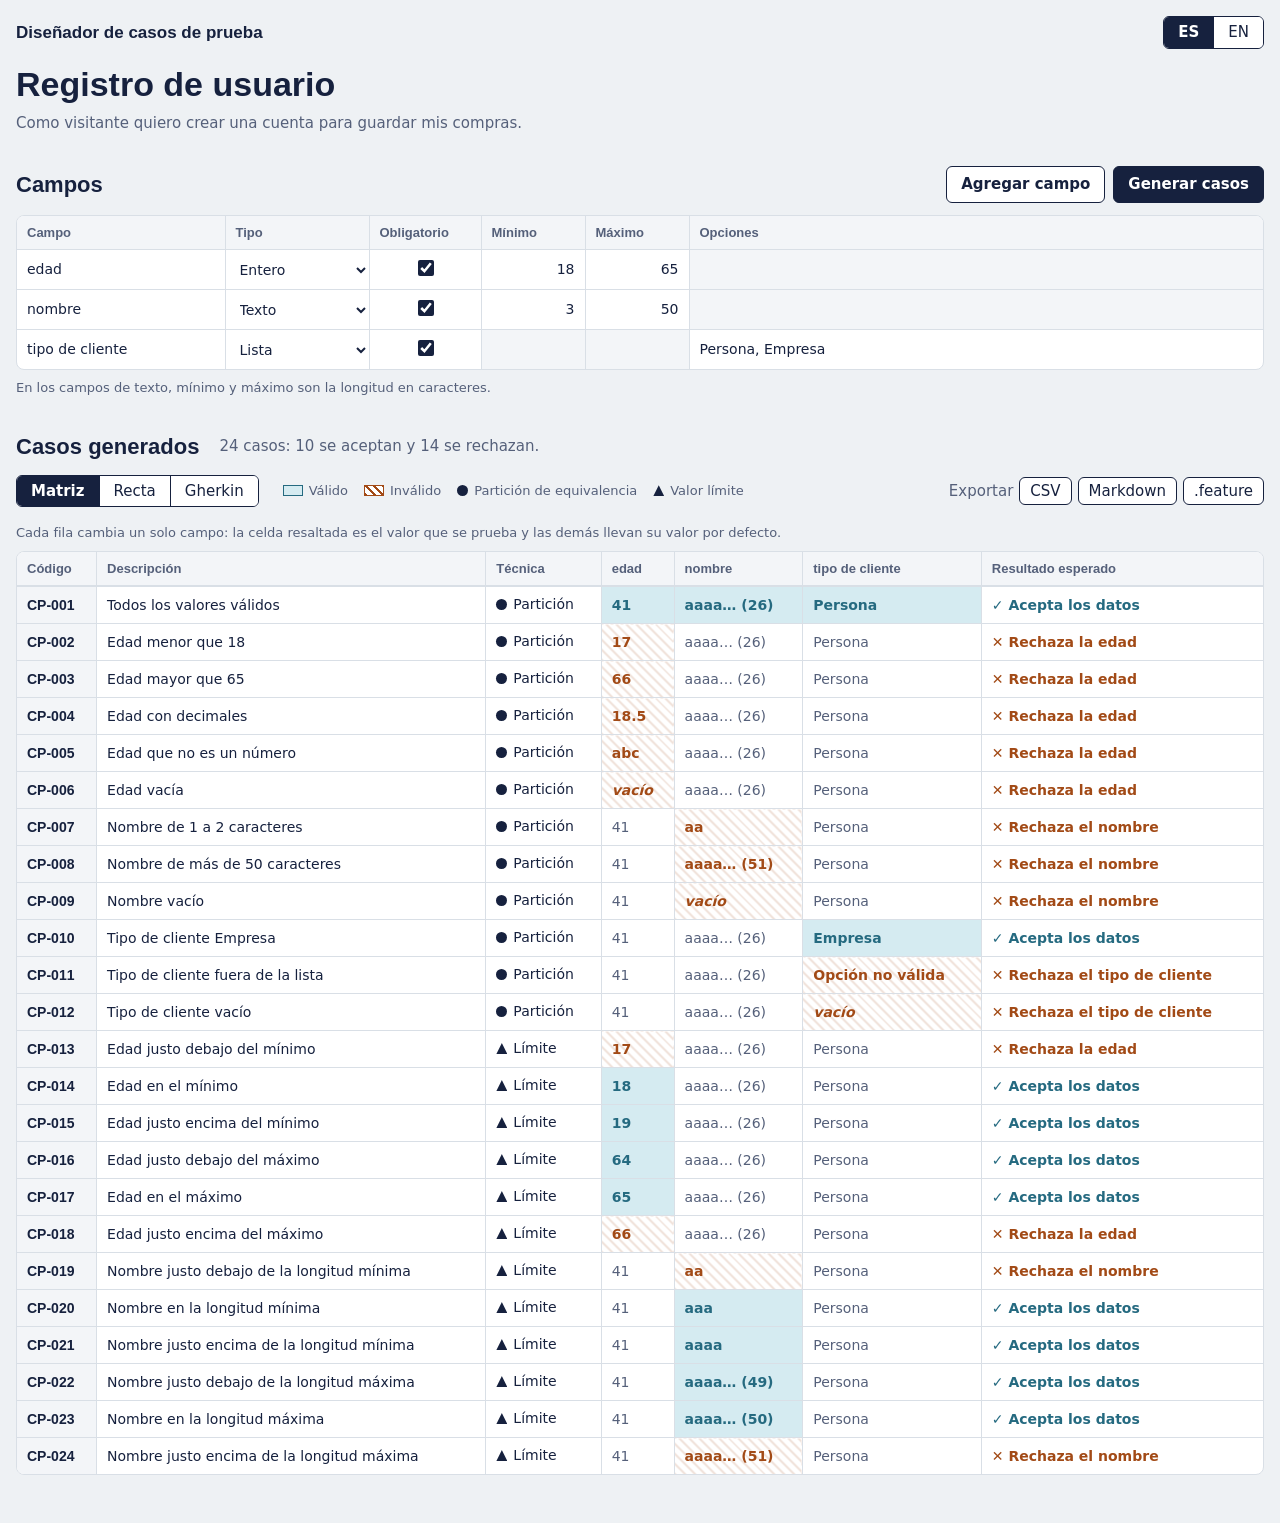
<file: docs/diseno/maqueta.html>
<!doctype html>
<html lang="es">
<head>
  <meta charset="utf-8">
  <meta name="viewport" content="width=device-width, initial-scale=1">
  <title>Maqueta del diseñador de casos de prueba</title>
  <style>
    :root {
      --fondo: #EEF1F4;
      --superficie: #FFFFFF;
      --borde: #D9DFE6;
      --cabecera: #F3F5F8;
      --tinta: #16213E;
      --tenue: #55607A;
      --valido: #256A80;
      --valido-fondo: #D5EBF1;
      --invalido: #A24A16;
      --invalido-trama: rgba(162, 74, 22, 0.16);
      --resalte: #F2B705;
      --resalte-fondo: #FFF5D1;
      --titulos: Bahnschrift, "DIN Alternate", "Roboto Condensed", "Arial Narrow", sans-serif;
      --texto: "Segoe UI", system-ui, -apple-system, Roboto, sans-serif;
      --codigo: "Cascadia Mono", Consolas, ui-monospace, monospace;
      --radio: 8px;
    }

    /* ========== Base ========== */
    *, *::before, *::after { box-sizing: border-box; }
    body { margin: 0; background: var(--fondo); color: var(--tinta); font-family: var(--texto); font-size: 15px; line-height: 1.5; }
    button, input, select { font: inherit; color: inherit; }
    [hidden] { display: none !important; }
    :focus-visible { outline: 3px solid var(--tinta); outline-offset: 2px; }
    .visualmente-oculto {
      position: absolute; width: 1px; height: 1px; margin: -1px; padding: 0;
      overflow: hidden; clip: rect(0 0 0 0); white-space: nowrap; border: 0;
    }
    .definiciones { position: absolute; width: 0; height: 0; }
    .trama__fondo { fill: var(--superficie); }
    .trama__linea { fill: var(--invalido); opacity: 0.55; }

    /* ========== Estructura ========== */
    .cabecera, .principal { max-width: 1280px; margin: 0 auto; padding-left: 16px; padding-right: 16px; }
    .cabecera { display: flex; align-items: center; justify-content: space-between; gap: 16px; padding-top: 16px; padding-bottom: 16px; }
    .marca { margin: 0; font-family: var(--titulos); font-size: 17px; font-weight: 600; }
    /* minmax(0, 1fr) evita que una tabla ancha estire la columna y desborde la página en el celular. */
    .principal { display: grid; grid-template-columns: minmax(0, 1fr); gap: 32px; padding-bottom: 48px; }
    .titulo { margin: 0; font-family: var(--titulos); font-size: 34px; font-weight: 600; line-height: 1.15; }
    .historia { max-width: 60ch; margin: 8px 0 0; color: var(--tenue); }
    .seccion__cabecera { display: flex; flex-wrap: wrap; align-items: center; gap: 8px 20px; margin-bottom: 12px; }
    .seccion__titulo { margin: 0; font-family: var(--titulos); font-size: 22px; font-weight: 600; }
    .resumen { margin: 0; color: var(--tenue); }
    .acciones { display: flex; flex-wrap: wrap; gap: 8px; margin-left: auto; }
    .ayuda { margin: 8px 0 0; color: var(--tenue); font-size: 13px; }
    .ayuda--arriba { margin: 0 0 8px; }
    .panel { background: var(--superficie); border: 1px solid var(--borde); border-radius: var(--radio); }
    /* position: relative contiene a los textos ocultos; sin él estiran la página en el celular. */
    .desplazable { position: relative; overflow-x: auto; }

    /* ========== Botones y selectores ========== */
    .boton {
      padding: 6px 14px; background: var(--superficie); border: 1.5px solid var(--tinta);
      border-radius: 6px; color: var(--tinta); font-weight: 600; cursor: pointer;
    }
    .boton--principal { background: var(--tinta); color: #FFFFFF; }
    .boton--pequeno { padding: 2px 10px; font-weight: 400; }
    .segmentos { display: inline-flex; overflow: hidden; border: 1.5px solid var(--tinta); border-radius: 6px; }
    .segmentos button { padding: 4px 14px; background: var(--superficie); border: 0; cursor: pointer; }
    .segmentos button + button { border-left: 1.5px solid var(--tinta); }
    .segmentos [aria-pressed="true"],
    .segmentos [aria-selected="true"] { background: var(--tinta); color: #FFFFFF; font-weight: 600; }
    .barra-vistas { display: flex; flex-wrap: wrap; align-items: center; gap: 10px 24px; margin-bottom: 16px; }
    .exportar { display: inline-flex; flex-wrap: wrap; align-items: center; gap: 6px; margin-left: auto; }
    .exportar__etiqueta { color: var(--tenue); }

    /* ========== Leyenda e íconos ========== */
    .leyenda { display: flex; flex-wrap: wrap; gap: 4px 16px; margin: 0; padding: 0; list-style: none; color: var(--tenue); font-size: 13px; }
    .leyenda li { display: inline-flex; align-items: center; gap: 6px; }
    .icono { display: inline-block; flex: none; width: 11px; height: 11px; background: var(--tinta); }
    .icono--particion { border-radius: 50%; }
    .icono--limite { clip-path: polygon(50% 0, 100% 100%, 0 100%); }
    .icono--valida { width: 20px; background: var(--valido-fondo); border: 1px solid var(--valido); }
    .icono--invalida {
      width: 20px; border: 1px solid var(--invalido);
      background: repeating-linear-gradient(45deg, var(--invalido) 0 2px, var(--superficie) 2px 6px);
    }

    /* ========== Rejillas: hoja de campos y matriz ========== */
    .rejilla { width: 100%; border-collapse: collapse; border-style: hidden; font-size: 14px; font-variant-numeric: tabular-nums; }
    .rejilla th, .rejilla td { padding: 7px 10px; text-align: left; white-space: nowrap; border: 1px solid var(--borde); }
    .rejilla thead th { background: var(--cabecera); color: var(--tenue); font-family: var(--titulos); font-size: 13px; font-weight: 600; }
    .hoja { min-width: 720px; table-layout: fixed; }
    .columna-campo { width: 13rem; }
    .columna-tipo { width: 9rem; }
    .columna-obligatorio { width: 7rem; }
    .columna-numero { width: 6.5rem; }
    .hoja td { padding: 0; }
    .hoja .centrado { padding: 7px 10px; text-align: center; }
    .hoja .no-aplica { background: var(--cabecera); }
    .celda { display: block; width: 100%; padding: 7px 10px; background: transparent; border: 0; }
    .celda:focus-visible { outline: 2px solid var(--tinta); outline-offset: -2px; }
    .celda--numero { text-align: right; }
    .hoja input[type="checkbox"] { width: 16px; height: 16px; accent-color: var(--tinta); }
    .matriz tbody th,
    .matriz thead th:first-child { position: sticky; left: 0; z-index: 1; background: var(--cabecera); }
    .matriz tbody th { font-family: var(--titulos); font-weight: 600; }
    /* Alinea por la línea base: Bahnschrift y Segoe UI tienen métricas distintas y el código quedaba más alto. */
    .matriz th, .matriz td { vertical-align: baseline; }
    .valor { color: var(--tenue); }
    .valor--probado { font-weight: 600; }
    .valor--valido { background: var(--valido-fondo); color: var(--valido); }
    .valor--invalido { background: repeating-linear-gradient(45deg, var(--invalido-trama) 0 2px, transparent 2px 7px); color: var(--invalido); }

    /* ========== Celdas compartidas ========== */
    .tecnica { display: inline-flex; align-items: center; gap: 6px; white-space: nowrap; }
    .vacio { font-style: italic; }
    .resultado { font-weight: 600; white-space: nowrap; }
    .resultado--acepta { color: var(--valido); }
    .resultado--rechaza { color: var(--invalido); }

    /* ========== Vista Recta ========== */
    .vista-recta { display: grid; grid-template-columns: minmax(0, 1fr); gap: 24px; }
    .campo-recta { padding: 16px 20px; }
    .campo-recta + .campo-recta { border-top: 1px solid var(--borde); }
    .campo-recta__definicion { display: flex; flex-wrap: wrap; align-items: baseline; gap: 2px 12px; margin-bottom: 4px; }
    .campo-recta__nombre { margin: 0; font-family: var(--titulos); font-size: 20px; font-weight: 600; }
    .campo-recta__reglas { margin: 0; color: var(--tenue); }
    .figura { min-width: 0; margin: 0; }
    .recta { display: block; width: 100%; min-width: 520px; height: auto; }
    .recta text { font-family: var(--titulos); font-size: 16px; fill: var(--tinta); }
    .recta .nombre-clase { font-size: 14px; fill: var(--tenue); }
    .region--valida { fill: var(--valido-fondo); stroke: var(--valido); stroke-width: 1.5; }
    .region--invalida { fill: url(#trama); stroke: var(--invalido); stroke-width: 1.5; }
    .marca circle { fill: var(--tinta); stroke: var(--superficie); stroke-width: 2; }
    .marca path { fill: var(--tinta); }
    .marca--activa circle,
    .marca--activa path { fill: var(--resalte); stroke: var(--tinta); stroke-width: 2; }
    .marca--activa text { font-weight: 700; }
    .figura__nota { display: flex; flex-wrap: wrap; align-items: center; gap: 6px; margin: 6px 0 0; color: var(--tenue); font-size: 13px; }
    .fichas { display: flex; flex-wrap: wrap; gap: 8px; margin: 4px 0 0; padding: 0; list-style: none; }
    .ficha {
      display: inline-block; padding: 1px 10px; border: 1.5px solid var(--invalido); border-radius: 4px;
      background: repeating-linear-gradient(45deg, var(--invalido-trama) 0 2px, transparent 2px 7px);
      font-family: var(--titulos); font-size: 14px;
    }
    .ficha--valida { background: var(--valido-fondo); border-color: var(--valido); }
    .ficha.marca--activa { background: var(--resalte); border-color: var(--tinta); }
    .tabla-casos { width: 100%; border-collapse: collapse; font-variant-numeric: tabular-nums; }
    .tabla-casos th, .tabla-casos td { padding: 9px 12px; text-align: left; vertical-align: baseline; border-bottom: 1px solid var(--borde); }
    .tabla-casos thead th { color: var(--tenue); font-family: var(--titulos); font-size: 13px; font-weight: 600; }
    .tabla-casos tbody tr:last-child > * { border-bottom: 0; }
    .tabla-casos tbody th { font-family: var(--titulos); font-weight: 600; white-space: nowrap; }
    .dato-probado { font-weight: 600; }
    .fila:hover, .fila:focus { background: var(--resalte-fondo); }
    .fila:focus { outline: none; }
    .fila:focus-visible { outline: 3px solid var(--tinta); outline-offset: -3px; }

    /* ========== Vista Gherkin ========== */
    .codigo {
      margin: 0; padding: 14px 18px; overflow-x: auto; background: var(--superficie);
      border: 1px solid var(--borde); border-radius: var(--radio);
      font-family: var(--codigo); font-size: 13px; line-height: 1.6;
    }

    @media (min-width: 1180px) {
      .vista-recta { grid-template-columns: 560px minmax(0, 1fr); align-items: start; }
      .vista-recta__campos { position: sticky; top: 16px; }
    }
    @media (prefers-reduced-motion: no-preference) {
      .marca circle, .marca path, .ficha, .fila { transition: fill 0.15s, background-color 0.15s; }
    }
  </style>
</head>
<body>
  <svg class="definiciones" aria-hidden="true" focusable="false">
    <defs>
      <pattern id="trama" width="7" height="7" patternUnits="userSpaceOnUse" patternTransform="rotate(45)">
        <rect class="trama__fondo" width="7" height="7"></rect>
        <rect class="trama__linea" width="2.5" height="7"></rect>
      </pattern>
    </defs>
  </svg>

  <header class="cabecera">
    <p class="marca">Diseñador de casos de prueba</p>
    <div class="segmentos" role="group" aria-label="Idioma" data-alternar>
      <button type="button" aria-pressed="true">ES</button>
      <button type="button" aria-pressed="false">EN</button>
    </div>
  </header>

  <main class="principal">
    <section aria-labelledby="titulo">
      <h1 class="titulo" id="titulo">Registro de usuario</h1>
      <p class="historia">Como visitante quiero crear una cuenta para guardar mis compras.</p>
    </section>

    <section aria-labelledby="campos-titulo">
      <div class="seccion__cabecera">
        <h2 class="seccion__titulo" id="campos-titulo">Campos</h2>
        <div class="acciones">
          <button type="button" class="boton">Agregar campo</button>
          <button type="button" class="boton boton--principal">Generar casos</button>
        </div>
      </div>
      <div class="panel desplazable">
        <table class="rejilla hoja">
          <colgroup>
            <col class="columna-campo">
            <col class="columna-tipo">
            <col class="columna-obligatorio">
            <col class="columna-numero">
            <col class="columna-numero">
            <col>
          </colgroup>
          <thead>
            <tr>
              <th scope="col">Campo</th>
              <th scope="col">Tipo</th>
              <th scope="col">Obligatorio</th>
              <th scope="col">Mínimo</th>
              <th scope="col">Máximo</th>
              <th scope="col">Opciones</th>
            </tr>
          </thead>
          <tbody>
            <tr>
              <td><input class="celda" value="edad" aria-label="Nombre del campo 1"></td>
              <td>
                <select class="celda" aria-label="Tipo de edad">
                  <option selected>Entero</option>
                  <option>Texto</option>
                  <option>Lista</option>
                </select>
              </td>
              <td class="centrado"><input type="checkbox" checked aria-label="edad es obligatorio"></td>
              <td><input class="celda celda--numero" value="18" inputmode="numeric" aria-label="Mínimo de edad"></td>
              <td><input class="celda celda--numero" value="65" inputmode="numeric" aria-label="Máximo de edad"></td>
              <td class="no-aplica"><span class="visualmente-oculto">No aplica</span></td>
            </tr>
            <tr>
              <td><input class="celda" value="nombre" aria-label="Nombre del campo 2"></td>
              <td>
                <select class="celda" aria-label="Tipo de nombre">
                  <option>Entero</option>
                  <option selected>Texto</option>
                  <option>Lista</option>
                </select>
              </td>
              <td class="centrado"><input type="checkbox" checked aria-label="nombre es obligatorio"></td>
              <td><input class="celda celda--numero" value="3" inputmode="numeric" aria-label="Longitud mínima de nombre"></td>
              <td><input class="celda celda--numero" value="50" inputmode="numeric" aria-label="Longitud máxima de nombre"></td>
              <td class="no-aplica"><span class="visualmente-oculto">No aplica</span></td>
            </tr>
            <tr>
              <td><input class="celda" value="tipo de cliente" aria-label="Nombre del campo 3"></td>
              <td>
                <select class="celda" aria-label="Tipo de tipo de cliente">
                  <option>Entero</option>
                  <option>Texto</option>
                  <option selected>Lista</option>
                </select>
              </td>
              <td class="centrado"><input type="checkbox" checked aria-label="tipo de cliente es obligatorio"></td>
              <td class="no-aplica"><span class="visualmente-oculto">No aplica</span></td>
              <td class="no-aplica"><span class="visualmente-oculto">No aplica</span></td>
              <td><input class="celda" value="Persona, Empresa" aria-label="Opciones de tipo de cliente"></td>
            </tr>
          </tbody>
        </table>
      </div>
      <p class="ayuda">En los campos de texto, mínimo y máximo son la longitud en caracteres.</p>
    </section>

    <section aria-labelledby="casos-titulo">
      <div class="seccion__cabecera">
        <h2 class="seccion__titulo" id="casos-titulo">Casos generados</h2>
        <p class="resumen" data-resumen></p>
      </div>
      <div class="barra-vistas">
        <div class="segmentos" role="tablist" aria-label="Vista de los casos">
          <button type="button" role="tab" id="tab-matriz" aria-selected="true" aria-controls="panel-matriz">Matriz</button>
          <button type="button" role="tab" id="tab-recta" aria-selected="false" aria-controls="panel-recta">Recta</button>
          <button type="button" role="tab" id="tab-gherkin" aria-selected="false" aria-controls="panel-gherkin" data-sin-leyenda>Gherkin</button>
        </div>
        <ul class="leyenda" aria-label="Leyenda" data-leyenda>
          <li><span class="icono icono--valida" aria-hidden="true"></span>Válido</li>
          <li><span class="icono icono--invalida" aria-hidden="true"></span>Inválido</li>
          <li><span class="icono icono--particion" aria-hidden="true"></span>Partición de equivalencia</li>
          <li><span class="icono icono--limite" aria-hidden="true"></span>Valor límite</li>
        </ul>
        <div class="exportar" role="group" aria-label="Exportar">
          <span class="exportar__etiqueta" aria-hidden="true">Exportar</span>
          <button type="button" class="boton boton--pequeno">CSV</button>
          <button type="button" class="boton boton--pequeno">Markdown</button>
          <button type="button" class="boton boton--pequeno">.feature</button>
        </div>
      </div>

      <div id="panel-matriz" role="tabpanel" aria-labelledby="tab-matriz">
        <p class="ayuda ayuda--arriba">Cada fila cambia un solo campo: la celda resaltada es el valor que se prueba y las demás llevan su valor por defecto.</p>
        <div class="panel desplazable">
          <table class="rejilla matriz">
            <caption class="visualmente-oculto">Casos de prueba con el valor de cada campo</caption>
            <thead>
              <tr>
                <th scope="col">Código</th>
                <th scope="col">Descripción</th>
                <th scope="col">Técnica</th>
                <th scope="col">edad</th>
                <th scope="col">nombre</th>
                <th scope="col">tipo de cliente</th>
                <th scope="col">Resultado esperado</th>
              </tr>
            </thead>
            <tbody data-casos="matriz"></tbody>
          </table>
        </div>
      </div>

      <div id="panel-recta" role="tabpanel" aria-labelledby="tab-recta" hidden>
        <div class="vista-recta">
          <div class="vista-recta__campos">
            <div class="panel">
              <article class="campo-recta" aria-labelledby="recta-edad">
                <div class="campo-recta__definicion">
                  <h3 class="campo-recta__nombre" id="recta-edad">edad</h3>
                  <p class="campo-recta__reglas">Entero, obligatorio, de 18 a 65</p>
                </div>
                <figure class="figura">
                  <div class="desplazable">
                    <svg class="recta" viewBox="0 0 640 112" role="img" aria-labelledby="recta-edad-titulo recta-edad-desc">
                      <title id="recta-edad-titulo">Clases y valores de edad</title>
                      <desc id="recta-edad-desc">Menor que 18 es inválida, de 18 a 65 es válida y mayor que 65 es inválida. Valores de partición: 17, 41 y 66. Valores límite: 17, 18, 19, 64, 65 y 66.</desc>
                      <text class="nombre-clase" x="70" y="14" text-anchor="middle">menor que 18</text>
                      <text class="nombre-clase" x="320" y="14" text-anchor="middle">de 18 a 65</text>
                      <text class="nombre-clase" x="570" y="14" text-anchor="middle">mayor que 65</text>
                      <rect class="region--invalida" x="16" y="48" width="108" height="22"></rect>
                      <rect class="region--valida" x="124" y="48" width="392" height="22"></rect>
                      <rect class="region--invalida" x="516" y="48" width="108" height="22"></rect>
                      <g class="marca" data-id="edad:17:P"><text x="112" y="38" text-anchor="middle">17</text><circle cx="112" cy="59" r="7"></circle></g>
                      <g class="marca" data-id="edad:41:P"><text x="320" y="38" text-anchor="middle">41</text><circle cx="320" cy="59" r="7"></circle></g>
                      <g class="marca" data-id="edad:66:P"><text x="528" y="38" text-anchor="middle">66</text><circle cx="528" cy="59" r="7"></circle></g>
                      <g class="marca" data-id="edad:17:L"><path d="M112 74 l8 13 h-16 z"></path><text x="112" y="106" text-anchor="middle">17</text></g>
                      <g class="marca" data-id="edad:18:L"><path d="M136 74 l8 13 h-16 z"></path><text x="136" y="106" text-anchor="middle">18</text></g>
                      <g class="marca" data-id="edad:19:L"><path d="M160 74 l8 13 h-16 z"></path><text x="160" y="106" text-anchor="middle">19</text></g>
                      <g class="marca" data-id="edad:64:L"><path d="M480 74 l8 13 h-16 z"></path><text x="480" y="106" text-anchor="middle">64</text></g>
                      <g class="marca" data-id="edad:65:L"><path d="M504 74 l8 13 h-16 z"></path><text x="504" y="106" text-anchor="middle">65</text></g>
                      <g class="marca" data-id="edad:66:L"><path d="M528 74 l8 13 h-16 z"></path><text x="528" y="106" text-anchor="middle">66</text></g>
                    </svg>
                  </div>
                  <figcaption class="figura__nota">
                    Fuera de la recta, también inválidas:
                    <span class="ficha" data-id="edad:18.5:P">18.5</span>
                    <span class="ficha" data-id="edad:abc:P">abc</span>
                    <span class="ficha" data-id="edad:vacio:P">vacío</span>
                  </figcaption>
                </figure>
              </article>

              <article class="campo-recta" aria-labelledby="recta-nombre">
                <div class="campo-recta__definicion">
                  <h3 class="campo-recta__nombre" id="recta-nombre">nombre</h3>
                  <p class="campo-recta__reglas">Texto, obligatorio, de 3 a 50 caracteres</p>
                </div>
                <figure class="figura">
                  <div class="desplazable">
                    <svg class="recta" viewBox="0 0 640 112" role="img" aria-labelledby="recta-nombre-titulo recta-nombre-desc">
                      <title id="recta-nombre-titulo">Clases y valores de la longitud de nombre</title>
                      <desc id="recta-nombre-desc">Vacío es inválida, de 1 a 2 caracteres es inválida, de 3 a 50 es válida y más de 50 es inválida. Valores de partición: 0, 2, 26 y 51 caracteres. Valores límite: 2, 3, 4, 49, 50 y 51.</desc>
                      <text class="nombre-clase" x="33" y="14" text-anchor="middle">vacío</text>
                      <text class="nombre-clase" x="89" y="14" text-anchor="middle">1 a 2</text>
                      <text class="nombre-clase" x="320" y="14" text-anchor="middle">de 3 a 50</text>
                      <text class="nombre-clase" x="570" y="14" text-anchor="middle">más de 50</text>
                      <rect class="region--invalida" x="16" y="48" width="34" height="22"></rect>
                      <rect class="region--invalida" x="54" y="48" width="70" height="22"></rect>
                      <rect class="region--valida" x="124" y="48" width="392" height="22"></rect>
                      <rect class="region--invalida" x="516" y="48" width="108" height="22"></rect>
                      <g class="marca" data-id="nombre:vacio:P"><text x="33" y="38" text-anchor="middle">0</text><circle cx="33" cy="59" r="7"></circle></g>
                      <g class="marca" data-id="nombre:2:P"><text x="112" y="38" text-anchor="middle">2</text><circle cx="112" cy="59" r="7"></circle></g>
                      <g class="marca" data-id="nombre:26:P"><text x="320" y="38" text-anchor="middle">26</text><circle cx="320" cy="59" r="7"></circle></g>
                      <g class="marca" data-id="nombre:51:P"><text x="528" y="38" text-anchor="middle">51</text><circle cx="528" cy="59" r="7"></circle></g>
                      <g class="marca" data-id="nombre:2:L"><path d="M112 74 l8 13 h-16 z"></path><text x="112" y="106" text-anchor="middle">2</text></g>
                      <g class="marca" data-id="nombre:3:L"><path d="M136 74 l8 13 h-16 z"></path><text x="136" y="106" text-anchor="middle">3</text></g>
                      <g class="marca" data-id="nombre:4:L"><path d="M160 74 l8 13 h-16 z"></path><text x="160" y="106" text-anchor="middle">4</text></g>
                      <g class="marca" data-id="nombre:49:L"><path d="M480 74 l8 13 h-16 z"></path><text x="480" y="106" text-anchor="middle">49</text></g>
                      <g class="marca" data-id="nombre:50:L"><path d="M504 74 l8 13 h-16 z"></path><text x="504" y="106" text-anchor="middle">50</text></g>
                      <g class="marca" data-id="nombre:51:L"><path d="M528 74 l8 13 h-16 z"></path><text x="528" y="106" text-anchor="middle">51</text></g>
                    </svg>
                  </div>
                  <figcaption class="figura__nota">Longitud en caracteres.</figcaption>
                </figure>
              </article>

              <article class="campo-recta" aria-labelledby="recta-tipo">
                <div class="campo-recta__definicion">
                  <h3 class="campo-recta__nombre" id="recta-tipo">tipo de cliente</h3>
                  <p class="campo-recta__reglas">Lista, obligatoria, con 2 opciones</p>
                </div>
                <figure class="figura">
                  <ul class="fichas" aria-label="Clases de tipo de cliente">
                    <li class="ficha ficha--valida" data-id="tipo:Persona:P">Persona<span class="visualmente-oculto">, válida</span></li>
                    <li class="ficha ficha--valida" data-id="tipo:Empresa:P">Empresa<span class="visualmente-oculto">, válida</span></li>
                    <li class="ficha" data-id="tipo:fuera:P">Opción no válida<span class="visualmente-oculto">, inválida</span></li>
                    <li class="ficha" data-id="tipo:vacio:P">vacío<span class="visualmente-oculto">, inválida</span></li>
                  </ul>
                  <figcaption class="figura__nota">Una lista no tiene rango: cada opción es una clase válida y no hay valores límite.</figcaption>
                </figure>
              </article>
            </div>
            <p class="ayuda">Las rectas no están a escala.</p>
          </div>

          <div>
            <p class="ayuda ayuda--arriba">Cada caso cambia un solo campo. Pasa el cursor o el foco por un caso para verlo en la recta.</p>
            <div class="panel desplazable">
              <table class="tabla-casos">
                <caption class="visualmente-oculto">Casos de prueba</caption>
                <thead>
                  <tr>
                    <th scope="col">Código</th>
                    <th scope="col">Descripción</th>
                    <th scope="col">Técnica</th>
                    <th scope="col">Valor probado</th>
                    <th scope="col">Resultado esperado</th>
                  </tr>
                </thead>
                <tbody data-casos="recta"></tbody>
              </table>
            </div>
          </div>
        </div>
      </div>

      <div id="panel-gherkin" role="tabpanel" aria-labelledby="tab-gherkin" hidden>
        <pre class="codigo"><code data-gherkin></code></pre>
      </div>
    </section>
  </main>

  <script>
    'use strict';

    const HISTORIA = 'Registro de usuario';
    const PARTICION = 'Partición de equivalencia';
    const LIMITES = 'Valores límite';
    const LARGO_VISIBLE = 6;
    const OPCIONES_TIPO = ['Persona', 'Empresa'];

    const CAMPOS = [
      { id: 'edad', nombre: 'edad', articulo: 'la', verbo: 'ingreso', porDefecto: '41' },
      { id: 'nombre', nombre: 'nombre', articulo: 'el', verbo: 'ingreso', porDefecto: 'a'.repeat(26) },
      { id: 'tipo', nombre: 'tipo de cliente', articulo: 'el', verbo: 'elijo', porDefecto: 'Persona' },
    ];

    // Los mismos 24 casos que genera el motor (GeneradorCasos) para estos tres campos.
    const CASOS = [
      nuevoCaso(PARTICION, null, null, 'Todos los valores válidos', true),
      nuevoCaso(PARTICION, 'edad', '17', 'Edad menor que 18', false),
      nuevoCaso(PARTICION, 'edad', '66', 'Edad mayor que 65', false),
      nuevoCaso(PARTICION, 'edad', '18.5', 'Edad con decimales', false),
      nuevoCaso(PARTICION, 'edad', 'abc', 'Edad que no es un número', false),
      nuevoCaso(PARTICION, 'edad', '', 'Edad vacía', false),
      nuevoCaso(PARTICION, 'nombre', 'a'.repeat(2), 'Nombre de 1 a 2 caracteres', false),
      nuevoCaso(PARTICION, 'nombre', 'a'.repeat(51), 'Nombre de más de 50 caracteres', false),
      nuevoCaso(PARTICION, 'nombre', '', 'Nombre vacío', false),
      nuevoCaso(PARTICION, 'tipo', 'Empresa', 'Tipo de cliente Empresa', true),
      nuevoCaso(PARTICION, 'tipo', 'Opción no válida', 'Tipo de cliente fuera de la lista', false),
      nuevoCaso(PARTICION, 'tipo', '', 'Tipo de cliente vacío', false),
      nuevoCaso(LIMITES, 'edad', '17', 'Edad justo debajo del mínimo', false),
      nuevoCaso(LIMITES, 'edad', '18', 'Edad en el mínimo', true),
      nuevoCaso(LIMITES, 'edad', '19', 'Edad justo encima del mínimo', true),
      nuevoCaso(LIMITES, 'edad', '64', 'Edad justo debajo del máximo', true),
      nuevoCaso(LIMITES, 'edad', '65', 'Edad en el máximo', true),
      nuevoCaso(LIMITES, 'edad', '66', 'Edad justo encima del máximo', false),
      nuevoCaso(LIMITES, 'nombre', 'a'.repeat(2), 'Nombre justo debajo de la longitud mínima', false),
      nuevoCaso(LIMITES, 'nombre', 'a'.repeat(3), 'Nombre en la longitud mínima', true),
      nuevoCaso(LIMITES, 'nombre', 'a'.repeat(4), 'Nombre justo encima de la longitud mínima', true),
      nuevoCaso(LIMITES, 'nombre', 'a'.repeat(49), 'Nombre justo debajo de la longitud máxima', true),
      nuevoCaso(LIMITES, 'nombre', 'a'.repeat(50), 'Nombre en la longitud máxima', true),
      nuevoCaso(LIMITES, 'nombre', 'a'.repeat(51), 'Nombre justo encima de la longitud máxima', false),
    ];

    function nuevoCaso(tecnica, campo, valor, descripcion, valido) {
      return { tecnica, campo, valor, descripcion, valido };
    }

    /* ---------- Datos de cada caso ---------- */

    function campoPorId(id) {
      return CAMPOS.find((campo) => campo.id === id);
    }

    function codigoDe(indice) {
      return `CP-${String(indice + 1).padStart(3, '0')}`;
    }

    // El caso con todos los valores por defecto prueba todos los campos a la vez.
    function datosDe(caso) {
      return CAMPOS.map((campo) => {
        const cambia = caso.campo === campo.id;
        return { campo, valor: cambia ? caso.valor : campo.porDefecto, probado: caso.campo === null || cambia };
      });
    }

    function textoResultado(caso) {
      if (caso.valido) return 'acepta los datos';
      const campo = campoPorId(caso.campo);
      return `rechaza ${campo.articulo} ${campo.nombre}`;
    }

    function conMayuscula(texto) {
      return texto.charAt(0).toUpperCase() + texto.slice(1);
    }

    // Un texto de relleno largo se resume con su longitud para que la tabla se pueda leer.
    function mostrar(valor) {
      if (valor === '') return 'vacío';
      if (valor.length > LARGO_VISIBLE && /^a+$/.test(valor)) return `aaaa… (${valor.length})`;
      return valor;
    }

    function textoResumen() {
      const validos = CASOS.filter((caso) => caso.valido).length;
      return `${CASOS.length} casos: ${validos} se aceptan y ${CASOS.length - validos} se rechazan.`;
    }

    /* ---------- Gherkin ---------- */

    function escenarioGherkin(caso, indice) {
      const pasos = datosDe(caso).map(({ campo, valor }, posicion) =>
        `    ${posicion === 0 ? 'Cuando' : 'Y'} ${campo.verbo} ${campo.articulo} ${campo.nombre} "${valor}"`);
      return [
        `  Escenario: ${codigoDe(indice)} ${caso.descripcion}`,
        `    Dado el formulario "${HISTORIA}"`,
        ...pasos,
        `    Entonces el sistema ${textoResultado(caso)}`,
      ].join('\n');
    }

    function featureCompleta() {
      return ['# language: es', `Característica: ${HISTORIA}`, '', CASOS.map(escenarioGherkin).join('\n\n')].join('\n');
    }

    /* ---------- Celdas compartidas por las dos vistas ---------- */

    function el(etiqueta, clase, texto) {
      const nodo = document.createElement(etiqueta);
      if (clase) nodo.className = clase;
      if (texto !== undefined) nodo.textContent = texto;
      return nodo;
    }

    function valorVisible(valor) {
      return el('span', valor === '' ? 'vacio' : '', mostrar(valor));
    }

    function celdaCodigo(indice) {
      const celda = el('th', null, codigoDe(indice));
      celda.scope = 'row';
      return celda;
    }

    function celdaTecnica(caso) {
      const esParticion = caso.tecnica === PARTICION;
      const icono = el('span', `icono icono--${esParticion ? 'particion' : 'limite'}`);
      icono.setAttribute('aria-hidden', 'true');
      const etiqueta = el('span', 'tecnica');
      etiqueta.append(icono, esParticion ? 'Partición' : 'Límite');
      const celda = el('td');
      celda.append(etiqueta);
      return celda;
    }

    function celdaResultado(caso) {
      const icono = el('span', null, caso.valido ? '✓ ' : '✕ ');
      icono.setAttribute('aria-hidden', 'true');
      const resultado = el('span', `resultado resultado--${caso.valido ? 'acepta' : 'rechaza'}`);
      resultado.append(icono, conMayuscula(textoResultado(caso)));
      const celda = el('td');
      celda.append(resultado);
      return celda;
    }

    /* ---------- Vista Matriz ---------- */

    function renderMatriz(cuerpo) {
      CASOS.forEach((caso, indice) => {
        const fila = el('tr');
        fila.append(celdaCodigo(indice), el('td', null, caso.descripcion), celdaTecnica(caso));
        for (const dato of datosDe(caso)) {
          const celda = el('td', 'valor');
          celda.append(valorVisible(dato.valor));
          if (dato.probado) {
            celda.classList.add('valor--probado', caso.valido ? 'valor--valido' : 'valor--invalido');
            celda.append(el('span', 'visualmente-oculto', ', valor probado'));
          }
          fila.append(celda);
        }
        fila.append(celdaResultado(caso));
        cuerpo.append(fila);
      });
    }

    /* ---------- Vista Recta ---------- */

    function claveDe(campoId, valor) {
      if (valor === '') return 'vacio';
      if (campoId === 'nombre') return String(valor.length);
      if (campoId === 'tipo' && !OPCIONES_TIPO.includes(valor)) return 'fuera';
      return valor;
    }

    function marcasDe(caso) {
      if (caso.campo === null) return CAMPOS.map((campo) => `${campo.id}:${claveDe(campo.id, campo.porDefecto)}:P`);
      return [`${caso.campo}:${claveDe(caso.campo, caso.valor)}:${caso.tecnica === PARTICION ? 'P' : 'L'}`];
    }

    function conectarResaltado(fila, marcas, raiz) {
      const elementos = marcas.flatMap((marca) => [...raiz.querySelectorAll(`[data-id="${marca}"]`)]);
      const resaltar = (activo) => elementos.forEach((elemento) => elemento.classList.toggle('marca--activa', activo));
      fila.addEventListener('mouseenter', () => resaltar(true));
      fila.addEventListener('mouseleave', () => resaltar(false));
      fila.addEventListener('focus', () => resaltar(true));
      fila.addEventListener('blur', () => resaltar(false));
    }

    // Solo el valor que cambia: los demás campos llevan su valor por defecto, que se ve en las rectas.
    function celdaValorProbado(caso) {
      const celda = el('td', 'dato-probado');
      if (caso.campo === null) {
        celda.textContent = 'Valores por defecto';
      } else {
        celda.append(`${campoPorId(caso.campo).nombre}: `, valorVisible(caso.valor));
      }
      return celda;
    }

    function renderRecta(cuerpo, raiz) {
      CASOS.forEach((caso, indice) => {
        const fila = el('tr', 'fila');
        fila.tabIndex = 0;
        fila.append(celdaCodigo(indice), el('td', null, caso.descripcion), celdaTecnica(caso), celdaValorProbado(caso), celdaResultado(caso));
        conectarResaltado(fila, marcasDe(caso), raiz);
        cuerpo.append(fila);
      });
    }

    /* ---------- Controles ---------- */

    function iniciarVistas() {
      const pestanas = [...document.querySelectorAll('[role="tab"]')];
      const leyenda = document.querySelector('[data-leyenda]');
      for (const pestana of pestanas) {
        pestana.addEventListener('click', () => {
          for (const otra of pestanas) {
            const activa = otra === pestana;
            otra.setAttribute('aria-selected', String(activa));
            document.getElementById(otra.getAttribute('aria-controls')).hidden = !activa;
          }
          leyenda.hidden = pestana.hasAttribute('data-sin-leyenda');
        });
      }
    }

    function iniciarAlternadores() {
      for (const grupo of document.querySelectorAll('[data-alternar]')) {
        const botones = [...grupo.querySelectorAll('button')];
        for (const boton of botones) {
          boton.addEventListener('click', () => {
            botones.forEach((otro) => otro.setAttribute('aria-pressed', String(otro === boton)));
          });
        }
      }
    }

    document.querySelector('[data-resumen]').textContent = textoResumen();
    document.querySelector('[data-gherkin]').textContent = featureCompleta();
    renderMatriz(document.querySelector('[data-casos="matriz"]'));
    renderRecta(document.querySelector('[data-casos="recta"]'), document.getElementById('panel-recta'));
    iniciarVistas();
    iniciarAlternadores();
  </script>
</body>
</html>
</file>
